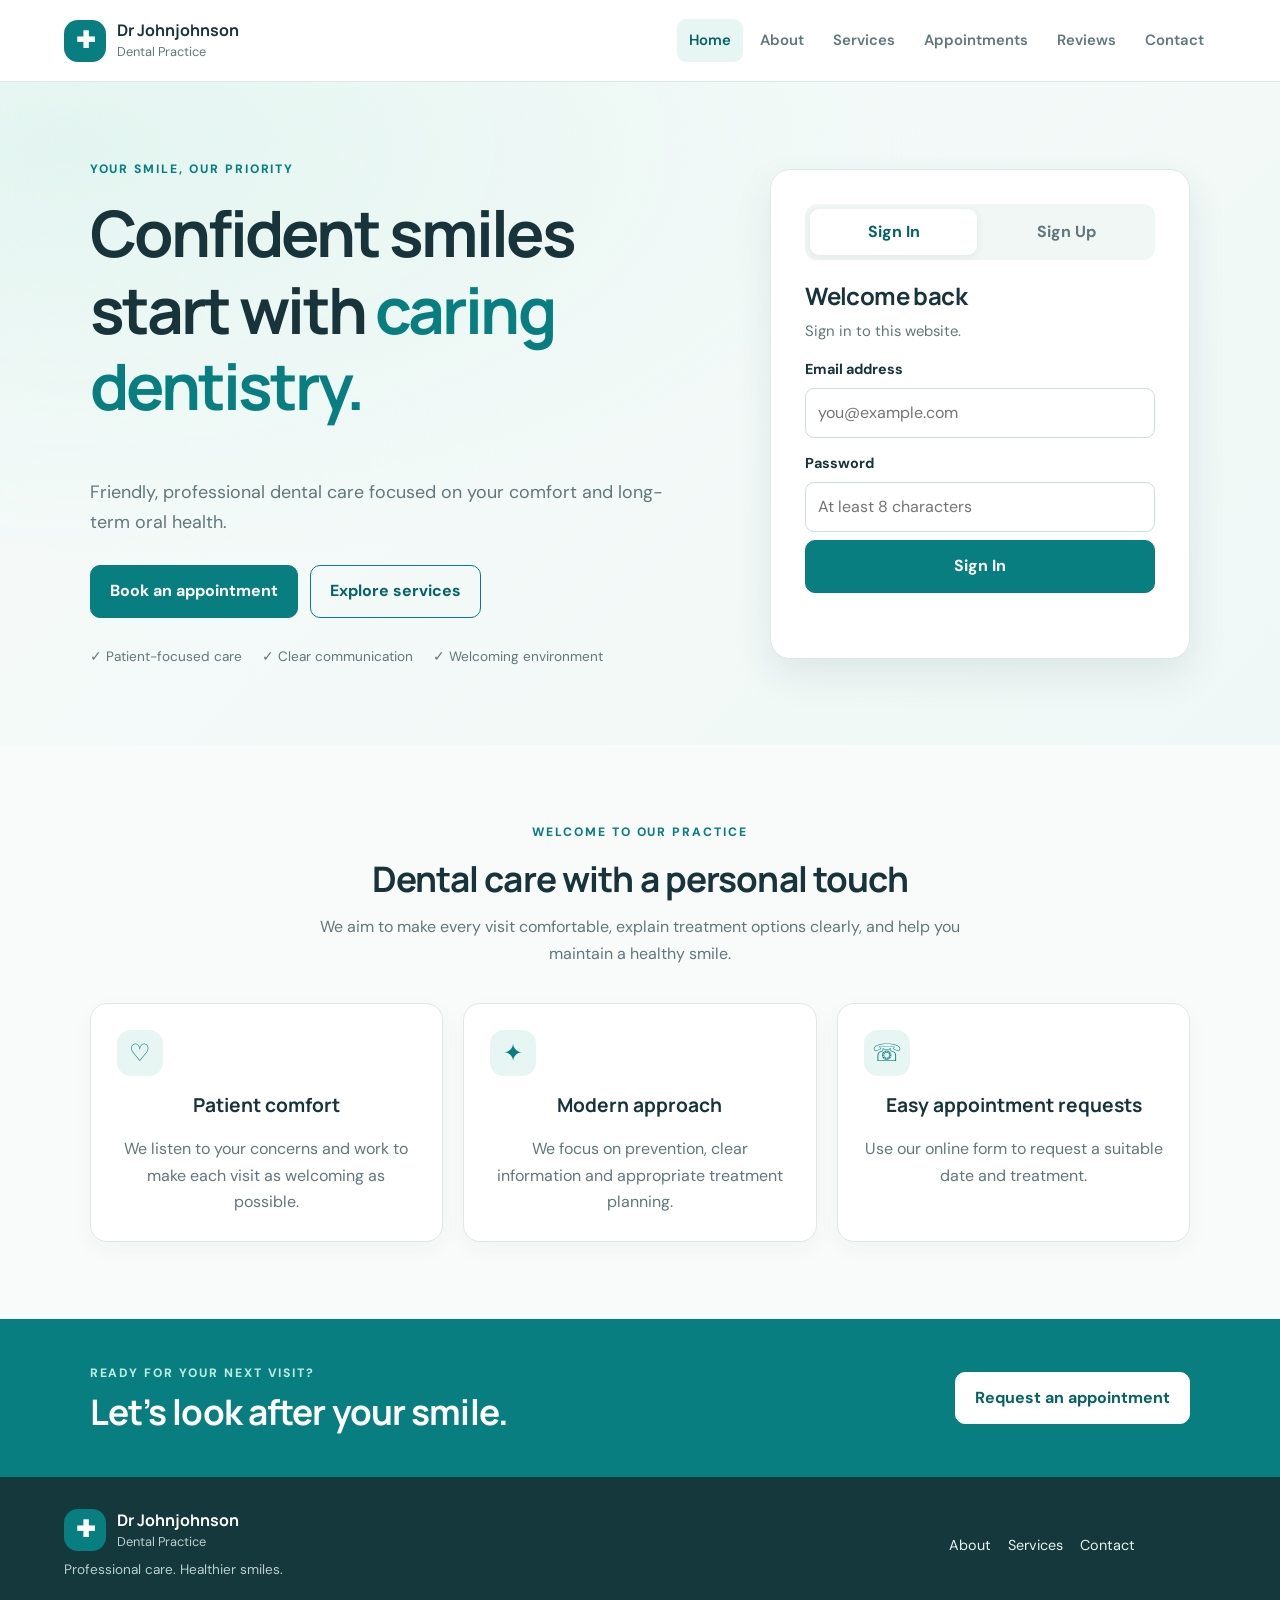
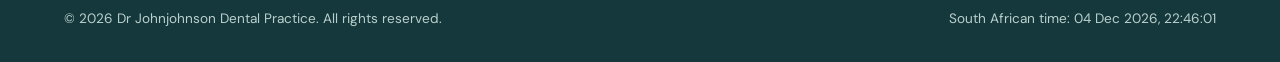
<file: dr_johnjohnson_website/index.html>
<!DOCTYPE html>
<html lang="en">
<head>
  <meta charset="UTF-8">
  <meta name="viewport" content="width=device-width, initial-scale=1.0">
  <meta name="description" content="Dr Johnjohnson Dental Practice offers friendly dental care, check-ups, teeth cleaning and more. Request an appointment today.">
  <meta name="robots" content="index, follow">
  <title>Home | Dr Johnjohnson Dental Practice</title>
  <link rel="stylesheet" href="css/style.css">
  <script src="js/script.js" defer></script>
</head>
<body>
<header class="site-header">
  <a class="brand" href="index.html" aria-label="Dr Johnjohnson Dental Practice home">
    <span class="brand-mark" aria-hidden="true">✚</span>
    <span><strong>Dr Johnjohnson</strong><small>Dental Practice</small></span>
  </a>
  <button class="menu-toggle" type="button" aria-label="Open navigation" aria-expanded="false">☰</button>
  <nav class="main-nav" aria-label="Main navigation">
    <a class="active" href="index.html">Home</a><a href="about.html">About</a>
    <a href="services.html">Services</a><a href="appointment.html">Appointments</a>
    <a href="clientsReviews.html">Reviews</a><a href="contact.html">Contact</a>
  </nav>
</header>

<main>
  <section class="hero home-hero">
    <div class="hero-copy">
      <p class="eyebrow">YOUR SMILE, OUR PRIORITY</p>
      <h1>Confident smiles start with <span>caring dentistry.</span></h1>
      <p>Friendly, professional dental care focused on your comfort and long-term oral health.</p>
      <div class="hero-actions"><a class="btn" href="appointment.html">Book an appointment</a><a class="btn btn-outline" href="services.html">Explore services</a></div>
      <div class="trust-row"><span>✓ Patient-focused care</span><span>✓ Clear communication</span><span>✓ Welcoming environment</span></div>
    </div>
    <aside class="auth-card" id="account">
      <div class="auth-tabs" role="tablist" aria-label="Account options">
        <button class="auth-tab active" type="button" data-auth-tab="signin" role="tab" aria-selected="true">Sign In</button>
        <button class="auth-tab" type="button" data-auth-tab="signup" role="tab" aria-selected="false">Sign Up</button>
      </div>
      <form id="signinForm" class="auth-form" novalidate>
        <h2>Welcome back</h2><p class="muted">Sign in to this website.</p>
        <label for="signinEmail">Email address</label>
        <input id="signinEmail" name="email" type="email" autocomplete="email" required placeholder="you@example.com">
        <label for="signinPassword">Password</label>
        <input id="signinPassword" name="password" type="password" autocomplete="current-password" required minlength="8" placeholder="At least 8 characters">
        <button class="btn full-width" type="submit">Sign In</button>
        <p class="form-message" id="signinMessage" role="status" aria-live="polite"></p>
      </form>
      <form id="signupForm" class="auth-form hidden" novalidate>
        <h2>Create your account</h2><p class="muted">Fields marked * are required.</p>
        <label for="signupName">Full name *</label>
        <input id="signupName" name="name" type="text" autocomplete="name" required minlength="2" placeholder="Your full name">
        <label for="signupEmail">Email address *</label>
        <input id="signupEmail" name="email" type="email" autocomplete="email" required placeholder="you@example.com">
        <label for="signupPassword">Password *</label>
        <input id="signupPassword" name="password" type="password" autocomplete="new-password" required minlength="8" placeholder="At least 8 characters">
        <label for="signupConfirm">Confirm password *</label>
        <input id="signupConfirm" name="confirmPassword" type="password" autocomplete="new-password" required minlength="8" placeholder="Repeat your password">
        <label class="check-label"><input id="terms" type="checkbox" required> I agree to the website terms.</label>
        <button class="btn full-width" type="submit">Create Account</button>
        <p class="form-message" id="signupMessage" role="status" aria-live="polite"></p>
      </form>
      <!-- <p class="demo-note">Student project demo: account details are stored only in this browser. Do not use a real or reused password.</p> -->
    </aside>
  </section>

  <section class="section intro-section">
    <p class="eyebrow">WELCOME TO OUR PRACTICE</p><h2 class="section-title">Dental care with a personal touch</h2>
    <p class="section-lead">We aim to make every visit comfortable, explain treatment options clearly, and help you maintain a healthy smile.</p>
    <div class="feature-grid">
      <article class="feature-card"><span class="feature-icon">♡</span>
        <h3>Patient comfort</h3>
        <p>We listen to your concerns and work to make each visit as welcoming as possible.</p>
      </article>
      <article class="feature-card"><span class="feature-icon">✦</span>
        <h3>Modern approach</h3>
        <p>We focus on prevention, clear information and appropriate treatment planning.</p>
      </article>
      <article class="feature-card"><span class="feature-icon">☏</span>
        <h3>Easy appointment requests</h3>
        <p>Use our online form to request a suitable date and treatment.</p>
      </article>
    </div>
  </section>
  <section class="cta-band"><div><p class="eyebrow">READY FOR YOUR NEXT VISIT?</p><h2>Let’s look after your smile.</h2></div><a class="btn btn-light" href="appointment.html">Request an appointment</a></section>
</main>
<footer class="site-footer"><div><a class="brand footer-brand" href="index.html"><span class="brand-mark">✚</span><span><strong>Dr Johnjohnson</strong><small>Dental Practice</small></span></a><p>Professional care. Healthier smiles.</p></div><div class="footer-links"><a href="about.html">About</a><a href="services.html">Services</a><a href="contact.html">Contact</a></div><p class="copyright">© <span data-year></span> Dr Johnjohnson Dental Practice. All rights reserved.</p><p class="clock-line">South African time: <span data-clock></span></p></footer>
</body>
</html>
</file>
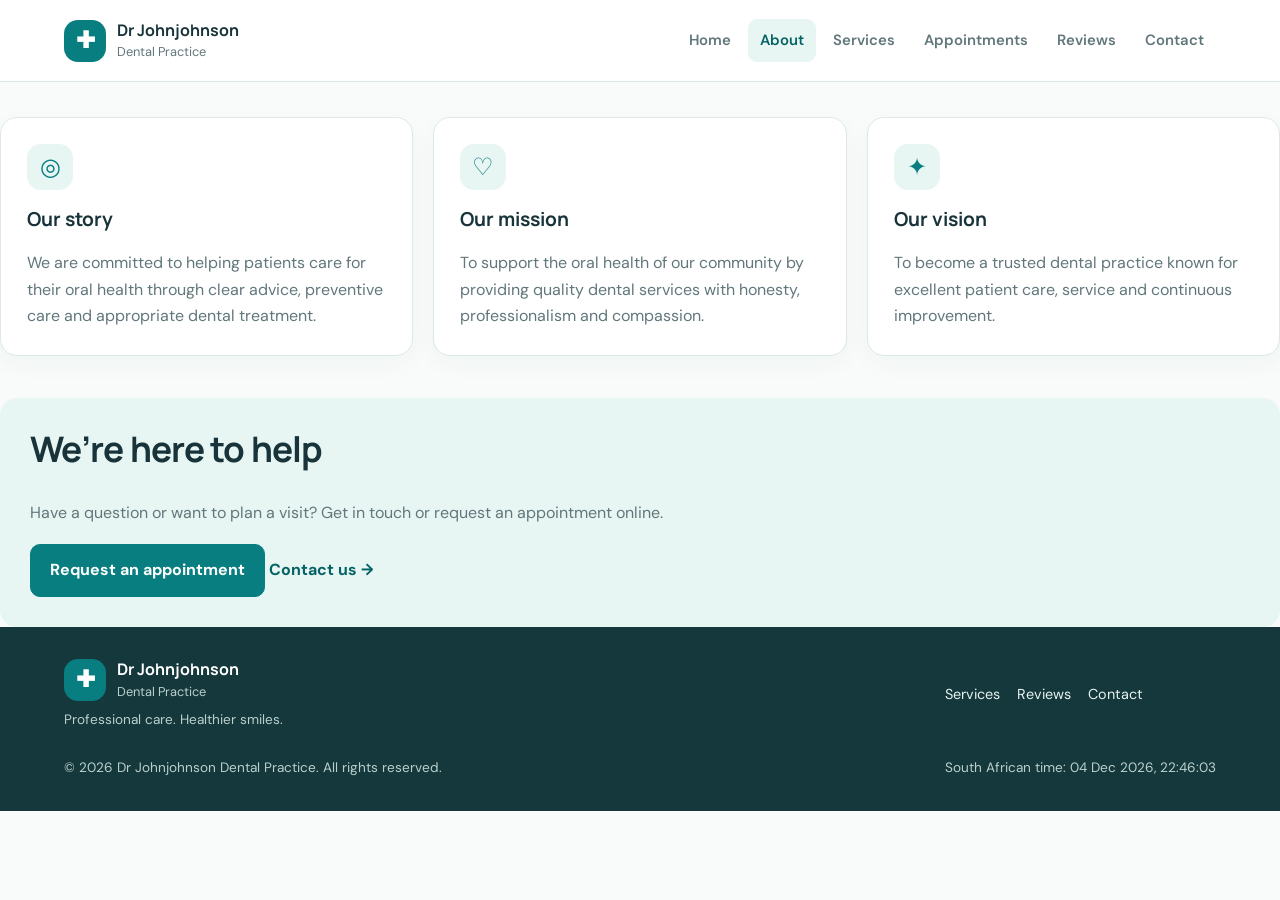
<file: dr_johnjohnson_website/about.html>
<!DOCTYPE html>
<html lang="en">
    <head>
        <meta charset="UTF-8">
        <meta name="viewport" content="width=device-width, initial-scale=1.0">
        <meta name="description" content="Learn about Dr Johnjohnson Dental Practice, our mission and our patient-focused approach to dental care.">
        <title>About Us | Dr Johnjohnson Dental Practice</title>
        <link rel="stylesheet" href="css/style.css">
        <script src="js/script.js" defer></script>
    </head>
    <body>
        <header class="site-header">
            <a class="brand" href="index.html">
                <span class="brand-mark">✚</span>
                <span>
                    <strong>Dr Johnjohnson</strong>
                    <small>Dental Practice</small>
                </span>
            </a>
            <button class="menu-toggle" type="button" aria-label="Open navigation" aria-expanded="false">☰</button>
            <nav class="main-nav" aria-label="Main navigation">
                <a href="index.html">Home</a>
                <a class="active" href="about.html">About</a>
                <a href="services.html">Services</a>
                <a href="appointment.html">Appointments</a>
                <a href="clientsReviews.html">Reviews</a>
                <a href="contact.html">Contact</a>
            </nav>
        </header>
<div class="feature-grid about-grid">
    <article class="feature-card">
        <span class="feature-icon">◎</span>
        <h3>Our story</h3>
        <p>We are committed to helping patients care for their oral health through clear advice, preventive care and appropriate dental treatment.</p>
    </article>
    <article class="feature-card">
        <span class="feature-icon">♡</span>
        <h3>Our mission</h3>
        <p>To support the oral health of our community by providing quality dental services with honesty, professionalism and compassion.</p>
    </article>
    <article class="feature-card">
        <span class="feature-icon">✦</span>
        <h3>Our vision</h3>
        <p>To become a trusted dental practice known for excellent patient care, service and continuous improvement.</p>
    </article>
</div>
<div class="callout">
    <h2>We’re here to help</h2>
    <p>Have a question or want to plan a visit? Get in touch or request an appointment online.</p>
    <a class="btn" href="appointment.html">Request an appointment</a>
    <a class="text-link" href="contact.html">Contact us →</a>
</div>
</section>
</main>
<footer class="site-footer">
    <div>
        <a class="brand footer-brand" href="index.html">
            <span class="brand-mark">✚</span>
            <span>
                <strong>Dr Johnjohnson</strong>
                <small>Dental Practice</small>
            </span>
        </a>
        <p>Professional care. Healthier smiles.</p>
    </div>
    <div class="footer-links">
        <a href="services.html">Services</a>
        <a href="clientsReviews.html">Reviews</a>
        <a href="contact.html">Contact</a>
    </div>
    <p class="copyright">© <span data-year>

    </span>
    Dr Johnjohnson Dental Practice. All rights reserved.</p>
    <p class="clock-line">
        South African time: 
        <span data-clock>

        </span>
    </p>
</footer>
</body>
</html>
</file>
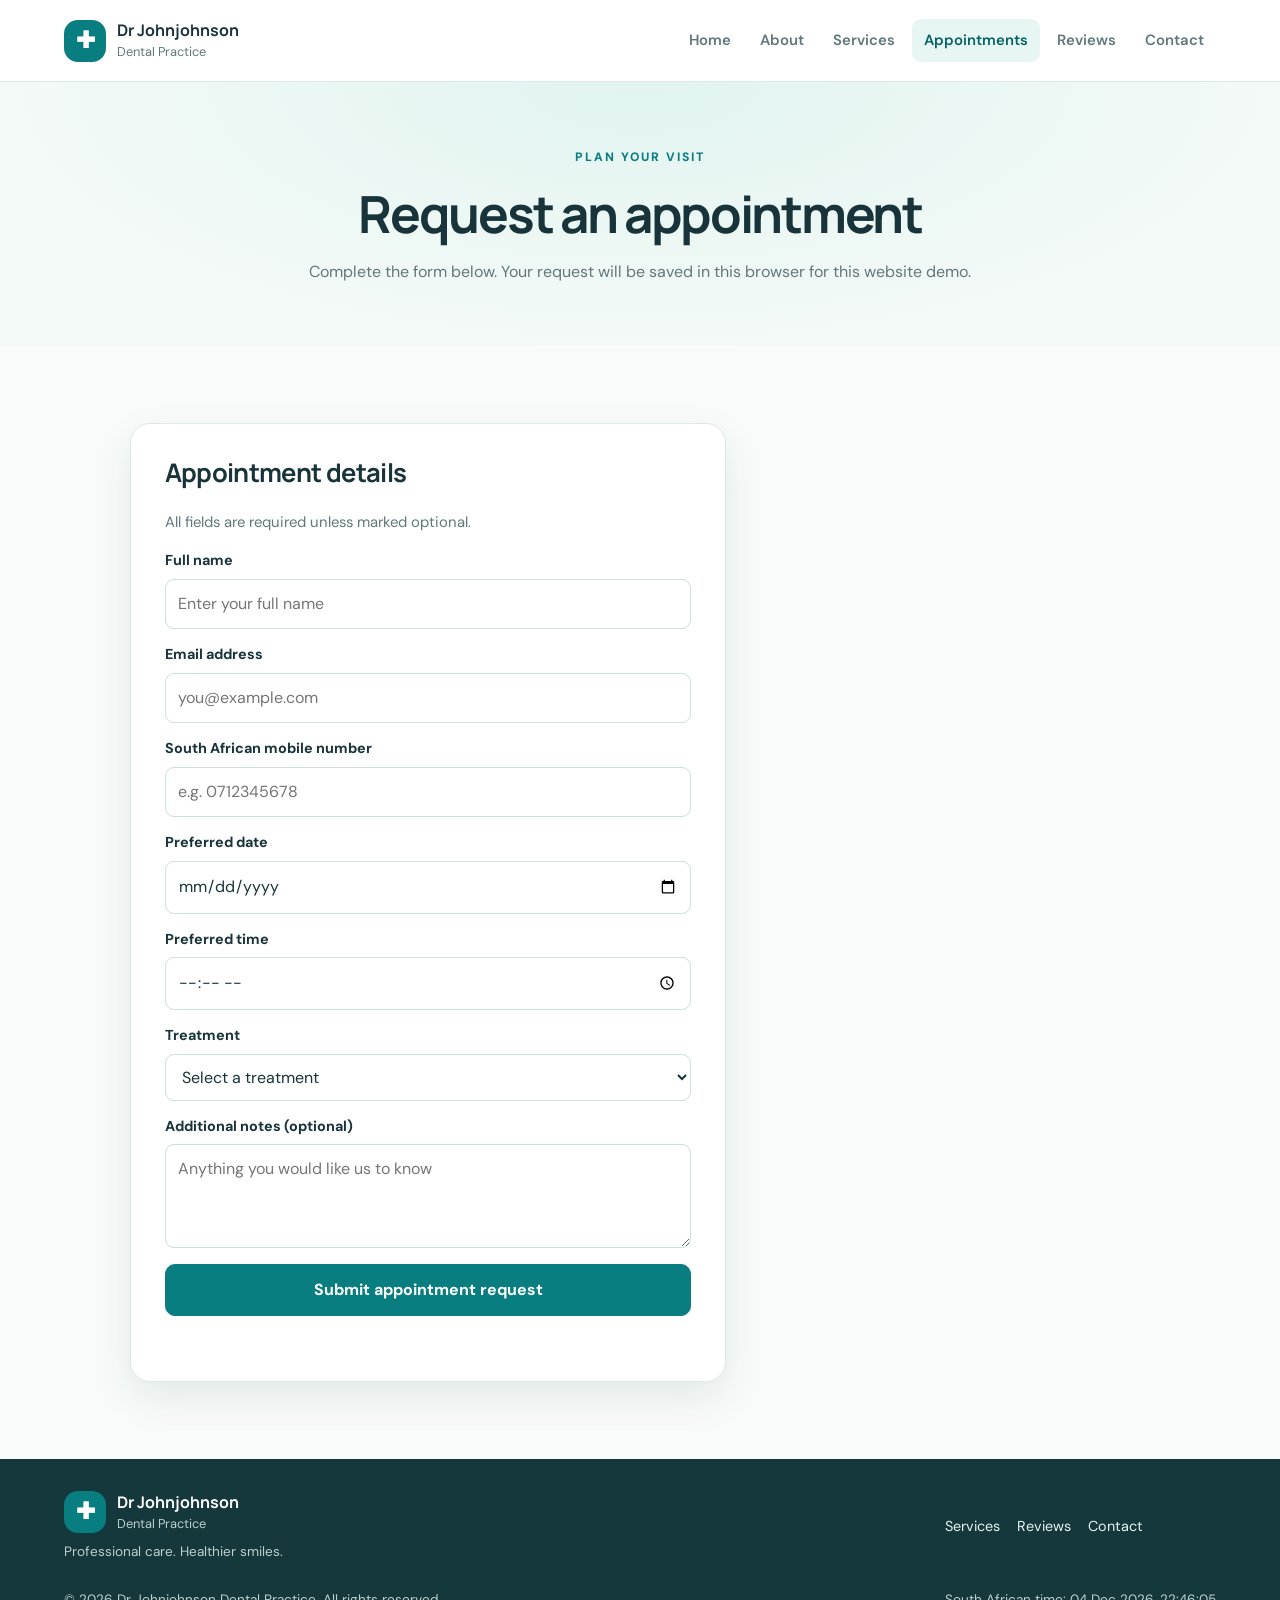
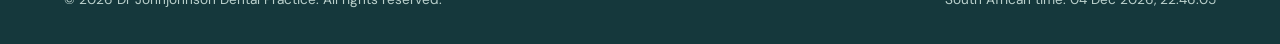
<file: dr_johnjohnson_website/appointment.html>
<!DOCTYPE html>
<html lang="en">

    <head>
        <meta charset="UTF-8">
        <meta name="viewport" content="width=device-width, initial-scale=1.0">
        <meta name="description" content="Request a dental appointment with Dr Johnjohnson Dental Practice using our appointment form.">
        <title>Appointments | Dr Johnjohnson Dental Practice</title>
        <link rel="stylesheet" href="css/style.css">
        <script src="js/script.js" defer></script>
    </head>

    <body>
    <header class="site-header">
    <a class="brand" href="index.html">
        <span class="brand-mark">✚</span>
        <span>
            <strong>Dr Johnjohnson</strong>
            <small>Dental Practice</small>
        </span>
    </a>
    <button class="menu-toggle" type="button" aria-label="Open navigation" aria-expanded="false">☰</button>
    <nav class="main-nav" aria-label="Main navigation">
        <a href="index.html">Home</a>
        <a href="about.html">About</a>
        <a href="services.html">Services</a>
        <a class="active" href="appointment.html">Appointments</a>
        <a href="clientsReviews.html">Reviews</a>
        <a href="contact.html">Contact</a>
    </nav>
    </header>
<main>
    <section class="page-hero">
        <p class="eyebrow">PLAN YOUR VISIT</p>
        <h1>Request an appointment</h1>
        <p>Complete the form below. Your request will be saved in this browser for this website demo.</p>
    </section>

<section class="section two-column">
    <div class="form-card">
        <h2>Appointment details</h2>
        <p class="muted">All fields are required unless marked optional.</p>
<form id="appointmentForm" novalidate>
<label for="patientName">Full name</label>
<input id="patientName" name="patientName" type="text" required minlength="2" autocomplete="name" placeholder="Enter your full name">
<label for="patientEmail">Email address</label>
<input id="patientEmail" name="patientEmail" type="email" required autocomplete="email" placeholder="you@example.com">
<label for="patientPhone">South African mobile number</label>
<input id="patientPhone" name="patientPhone" type="tel" required inputmode="tel" placeholder="e.g. 0712345678">
<label for="appointmentDate">Preferred date</label>
<input id="appointmentDate" name="appointmentDate" type="date" required>
<label for="appointmentTime">Preferred time</label>
<input id="appointmentTime" name="appointmentTime" type="time" required>
<label for="treatment">Treatment</label>
<select id="treatment" name="treatment" required>
    <option value="">Select a treatment</option>
    <option>General Check-up</option>
    <option>Teeth Cleaning</option>
    <option>Tooth Extraction</option>
    <option>Dental Filling</option>
    <option>Whitening</option>
    <option>Braces Consultation</option>
</select>
<label for="appointmentNotes">Additional notes (optional)</label>
<textarea id="appointmentNotes" name="appointmentNotes" rows="3" maxlength="500" placeholder="Anything you would like us to know"></textarea>
<button class="btn full-width" type="submit">Submit appointment request</button>
<p id="appointmentMessage" class="form-message" role="status" aria-live="polite"></p>
</form>
</div>
</main>
<footer class="site-footer">
    <div>
        <a class="brand footer-brand" href="index.html">
            <span class="brand-mark">✚</span>
            <span>
                <strong>Dr Johnjohnson</strong>
                <small>Dental Practice</small>
            </span>
        </a>
        <p>Professional care. Healthier smiles.</p>
    </div>
    <div class="footer-links">
        <a href="services.html">Services</a>
        <a href="clientsReviews.html">Reviews</a>
        <a href="contact.html">Contact</a>
    </div>
    <p class="copyright">© <span data-year>

    </span>
    Dr Johnjohnson Dental Practice. All rights reserved.</p>
    <p class="clock-line">
        South African time: 
        <span data-clock>

        </span>
    </p>
</footer>
</body>
</html>
</file>
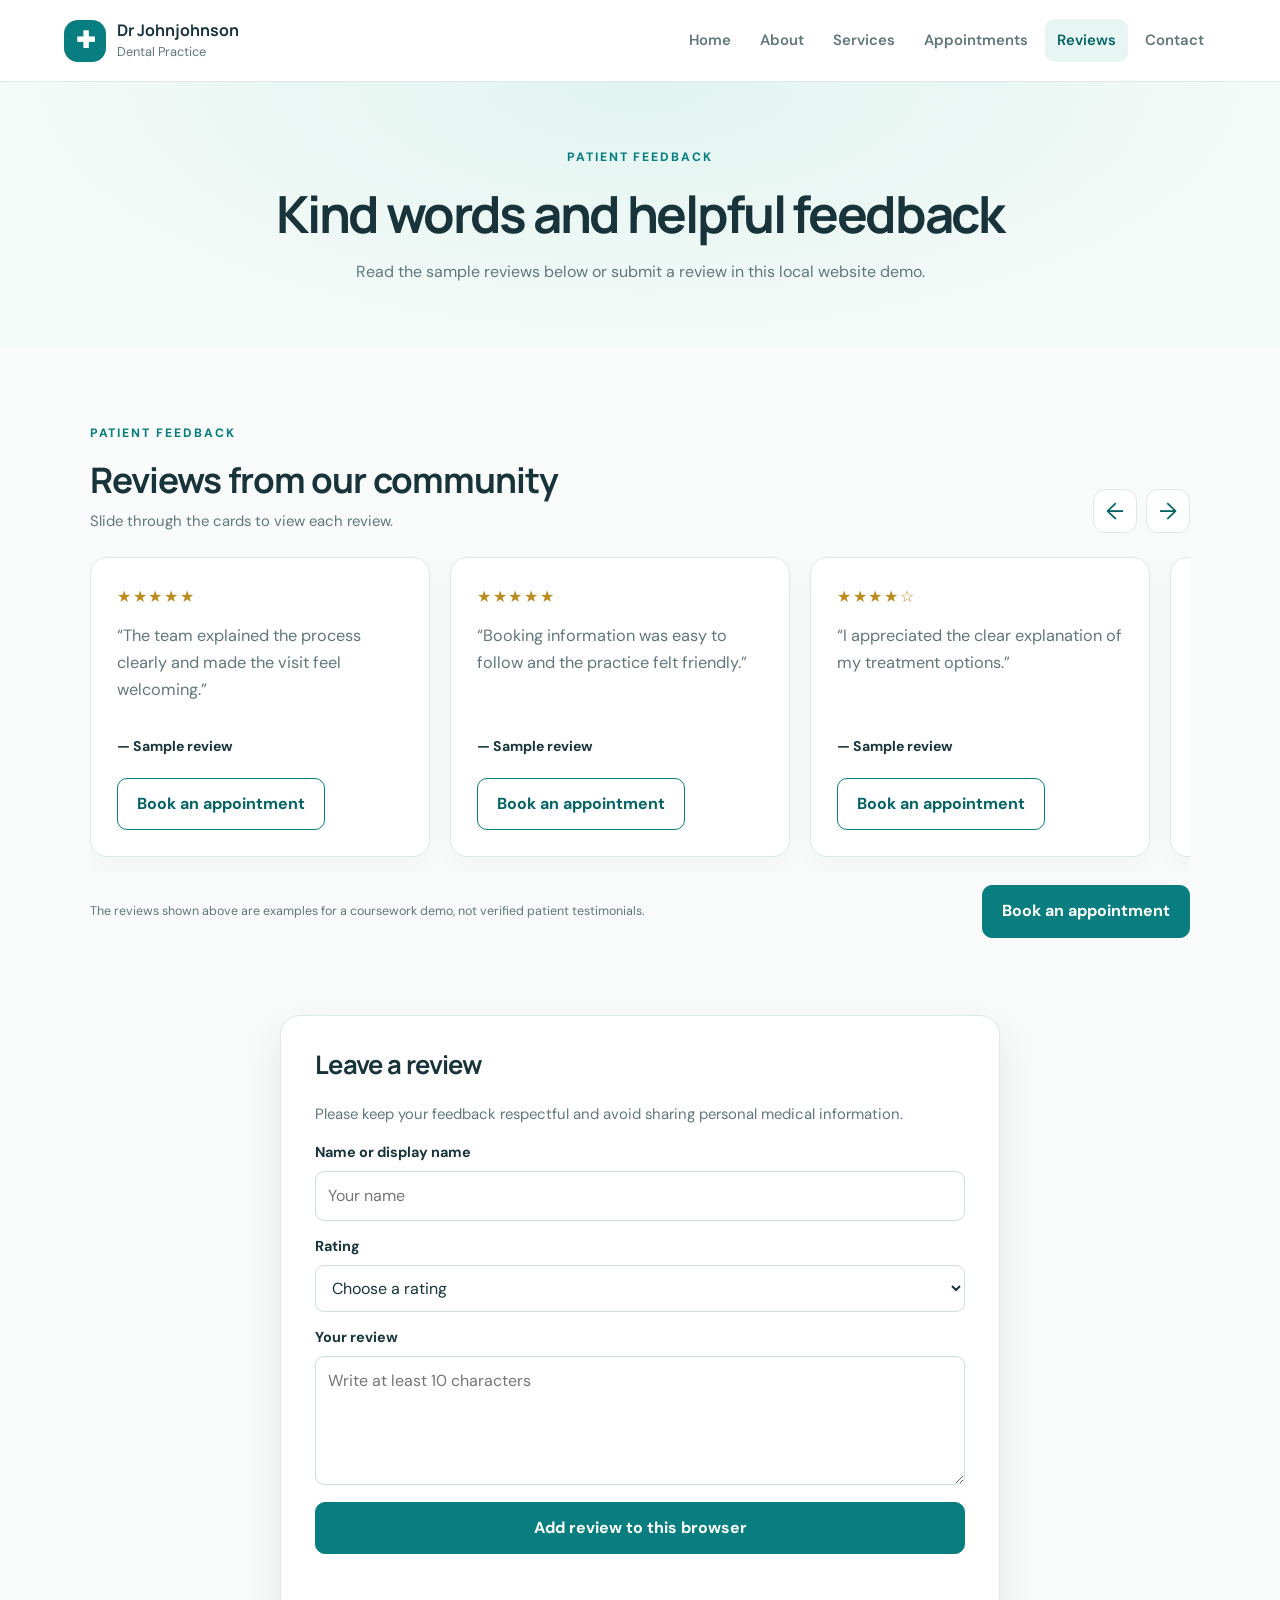
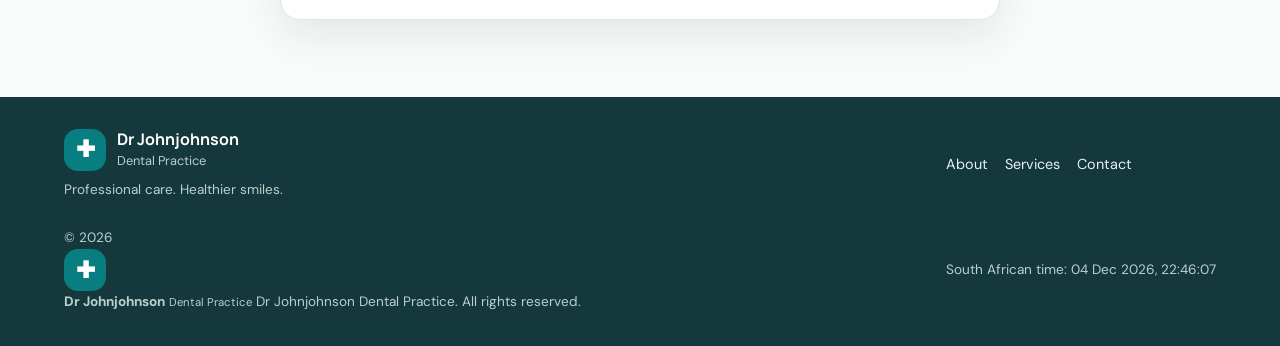
<file: dr_johnjohnson_website/clientsReviews.html>
<!DOCTYPE html>
<html lang="en">
  <head>
    <meta charset="UTF-8">
    <meta name="viewport" content="width=device-width, initial-scale=1.0">
    <meta name="description" content="Read sample feedback and submit a review for Dr Johnjohnson Dental Practice.">
    <title>Client Reviews | Dr Johnjohnson Dental Practice</title>
    <link rel="stylesheet" href="css/style.css">
    <script src="js/script.js" defer></script>
  </head>
  <body>
<header class="site-header">
  <a class="brand" href="index.html">
    <span class="brand-mark">✚</span>
    <span>
      <strong>Dr Johnjohnson</strong>
      <small>Dental Practice</small>
    </span>
  </a><button class="menu-toggle" type="button" aria-label="Open navigation" aria-expanded="false">☰</button>
  <nav class="main-nav" aria-label="Main navigation"><a href="index.html">Home</a><a href="about.html">About</a>
    <a href="services.html">Services</a>
    <a href="appointment.html">Appointments</a>
    <a class="active" href="clientsReviews.html">Reviews</a>
    <a href="contact.html">Contact</a>
  </nav>
</header>
<main>
  <section class="page-hero">
    <p class="eyebrow">PATIENT FEEDBACK</p>
    <h1>Kind words and helpful feedback</h1>
    <p>Read the sample reviews below or submit a review in this local website demo.</p>
  </section>
<section class="section reviews-carousel-section">
  <div class="reviews-heading">
    <div>
      <p class="eyebrow">PATIENT FEEDBACK</p>
      <h2 class="section-title left-title">Reviews from our community</h2>
      <p class="muted">Slide through the cards to view each review.</p>
    </div>

    <div class="carousel-controls">
      <button class="carousel-arrow" type="button" id="reviewsPrev" aria-label="Previous reviews">←</button>
      <button class="carousel-arrow" type="button" id="reviewsNext" aria-label="Next reviews">→</button>
    </div>
  </div>

  <div class="reviews-viewport" id="reviewsViewport" tabindex="0" aria-label="Scrollable patient reviews">
    <div class="review-grid review-track" id="reviewList">

      <!-- Review Card 1: General Check-up -->
<article class="review-card">
    <div class="stars" aria-label="5 out of 5 stars">★★★★★</div>
    <blockquote>
        “The team explained the process clearly and made the visit feel welcoming.”
    </blockquote>
    <p class="review-author">— Sample review</p>
    <a class="btn btn-outline review-book-btn"
       href="appointment.html?service=General%20Check-up">
        Book an appointment
    </a>
</article>

<!-- Review Card 2: Teeth Cleaning -->
<article class="review-card">
    <div class="stars" aria-label="5 out of 5 stars">★★★★★</div>
    <blockquote>
        “Booking information was easy to follow and the practice felt friendly.”
    </blockquote>
    <p class="review-author">— Sample review</p>
    <a class="btn btn-outline review-book-btn"
       href="appointment.html?service=Teeth%20Cleaning">
        Book an appointment
    </a>
</article>

<!-- Review Card 3: Dental Filling -->
<article class="review-card">
    <div class="stars" aria-label="4 out of 5 stars">★★★★☆</div>
    <blockquote>
        “I appreciated the clear explanation of my treatment options.”
    </blockquote>
    <p class="review-author">— Sample review</p>
    <a class="btn btn-outline review-book-btn"
       href="appointment.html?service=Dental%20Filling">
        Book an appointment
    </a>
</article>

<!-- Review Card 4: Tooth Extraction -->
<article class="review-card">
    <div class="stars" aria-label="5 out of 5 stars">★★★★★</div>
    <blockquote>
        “The staff were helpful and explained my treatment before it started.”
    </blockquote>
    <p class="review-author">— Sample review</p>
    <a class="btn btn-outline review-book-btn"
       href="appointment.html?service=Tooth%20Extraction">
        Book an appointment
    </a>
</article>

<!-- Review Card 5: Teeth Whitening -->
<article class="review-card">
    <div class="stars" aria-label="4 out of 5 stars">★★★★☆</div>
    <blockquote>
        “The team made sure I understood the procedure and aftercare.”
    </blockquote>
    <p class="review-author">— Sample review</p>
    <a class="btn btn-outline review-book-btn"
       href="appointment.html?service=Teeth%20Whitening">
        Book an appointment
    </a>
</article>

<!-- Review Card 6: Dental Consultation -->
<article class="review-card">
    <div class="stars" aria-label="5 out of 5 stars">★★★★★</div>
    <blockquote>
        “I received clear information about my dental care and next steps.”
    </blockquote>
    <p class="review-author">— Sample review</p>
    <a class="btn btn-outline review-book-btn"
       href="appointment.html?service=Dental%20Consultation">
        Book an appointment
    </a>
</article>
    </div>
  </div>
  <div class="reviews-bottom">
    <p class="small-note">The reviews shown above are examples for a coursework demo, not verified patient testimonials.</p>
    <a class="btn" href="appointment.html">Book an appointment</a>
  </div>
</section>
<section class="section review-form-section">
  <div class="form-card">
    <h2>Leave a review</h2>
    <p class="muted">Please keep your feedback respectful and avoid sharing personal medical information.</p>
    <form id="reviewForm" novalidate>
      <label for="reviewName">Name or display name</label>
      <input id="reviewName" name="name" type="text" required minlength="2" maxlength="60" placeholder="Your name">
      <label for="reviewRating">Rating</label>
      <select id="reviewRating" name="rating" required>
        <option value="">Choose a rating</option>
        <option value="5">5 — Excellent</option>
        <option value="4">4 — Very good</option>
        <option value="3">3 — Good</option>
        <option value="2">2 — Needs improvement</option>
        <option value="1">1 — Poor</option>
      </select>
      
      <label for="reviewText">Your review</label>
      <textarea id="reviewText" name="review" rows="4" required minlength="10" maxlength="500" placeholder="Write at least 10 characters"></textarea>
      <button class="btn full-width" type="submit">Add review to this browser</button>
      <p id="reviewMessage" class="form-message" role="status" aria-live="polite"></p>
    </form>
  </div>
</section>
</main>
<footer class="site-footer">
  <div>
    <a class="brand footer-brand" href="index.html">
      <span class="brand-mark">✚</span>
      <span>
        <strong>Dr Johnjohnson</strong>
        <small>Dental Practice</small>
      </span>
    </a>
    <p>Professional care. Healthier smiles.</p>
  </div>
  <div class="footer-links">
    <a href="about.html">About</a>
    <a href="services.html">Services</a>
    <a href="contact.html">Contact</a>
  </div>
  <p class="copyright">© <span data-year>
</span> <span class="brand-mark">✚</span>
    <span>
      <strong>Dr Johnjohnson</strong>
      <small>Dental Practice</small>
    </span>
  </span>
   Dr Johnjohnson Dental Practice. All rights reserved.</p>
   <p class="clock-line">South African time: <span data-clock></span>
  </p>
</footer>
</body>
</html>
</file>
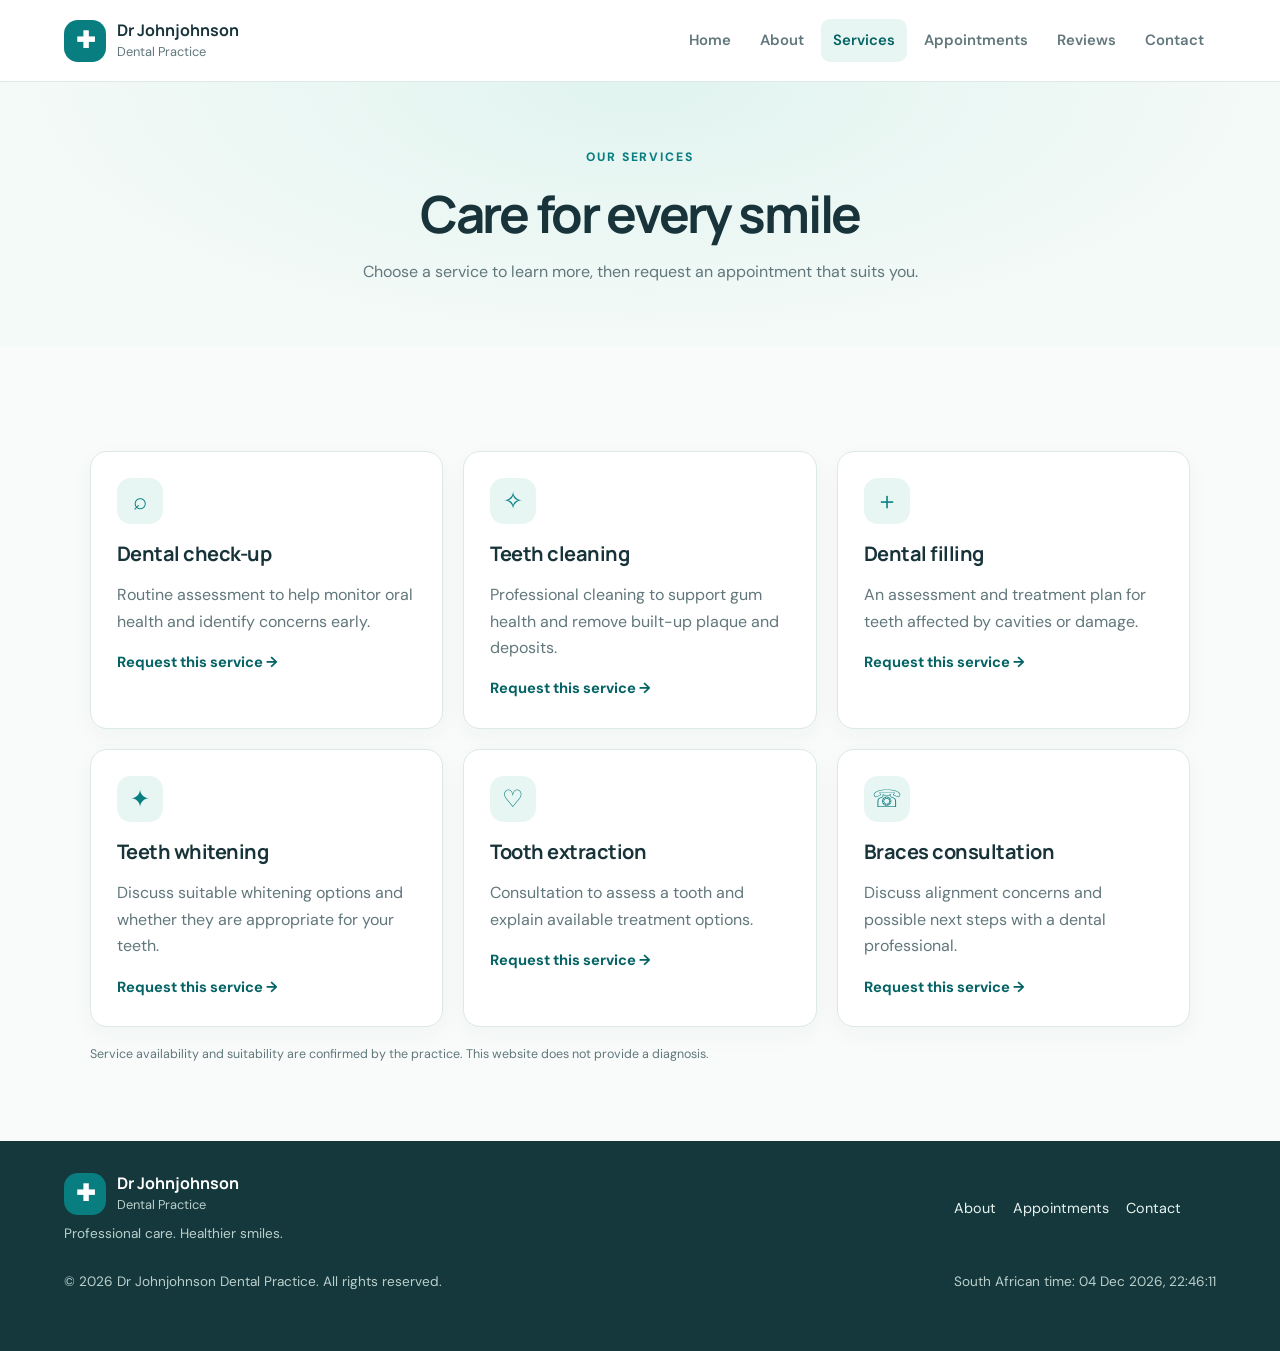
<file: dr_johnjohnson_website/services.html>
<!DOCTYPE html>
<html lang="en"><head><meta charset="UTF-8"><meta name="viewport" content="width=device-width, initial-scale=1.0"><meta name="description" content="Explore dental check-ups, teeth cleaning, fillings, whitening and consultation services at Dr Johnjohnson Dental Practice."><title>Services | Dr Johnjohnson Dental Practice</title><link rel="stylesheet" href="css/style.css"><script src="js/script.js" defer></script></head><body>
<header class="site-header"><a class="brand" href="index.html"><span class="brand-mark">✚</span><span><strong>Dr Johnjohnson</strong><small>Dental Practice</small></span></a><button class="menu-toggle" type="button" aria-label="Open navigation" aria-expanded="false">☰</button><nav class="main-nav" aria-label="Main navigation"><a href="index.html">Home</a><a href="about.html">About</a><a class="active" href="services.html">Services</a><a href="appointment.html">Appointments</a><a href="clientsReviews.html">Reviews</a><a href="contact.html">Contact</a></nav></header>
<main><section class="page-hero"><p class="eyebrow">OUR SERVICES</p><h1>Care for every smile</h1><p>Choose a service to learn more, then request an appointment that suits you.</p></section>
<section class="section">
    <div class="feature-grid services-grid">
<article class="feature-card service-card">
    <span class="feature-icon">⌕</span>
    <h2>Dental check-up</h2>
    <p>Routine assessment to help monitor oral health and identify concerns early.</p>
    <a class="text-link" href="appointment.html?service=General%20Check-up">Request this service →</a>
</article>
<article class="feature-card service-card">
    <span class="feature-icon">✧</span>
    <h2>Teeth cleaning</h2>
    <p>Professional cleaning to support gum health and remove built-up plaque and deposits.</p>
    <a class="text-link" href="appointment.html?service=Teeth%20Cleaning">Request this service →</a>
</article>
<article class="feature-card service-card">
    <span class="feature-icon">＋</span>
    <h2>Dental filling</h2>
    <p>An assessment and treatment plan for teeth affected by cavities or damage.</p>
    <a class="text-link" href="appointment.html?service=Dental%20Filling">Request this service →</a>
</article>
<article class="feature-card service-card">
    <span class="feature-icon">✦</span>
    <h2>Teeth whitening</h2>
    <p>Discuss suitable whitening options and whether they are appropriate for your teeth.</p>
    <a class="text-link" href="appointment.html?service=Whitening">Request this service →</a>
</article>
<article class="feature-card service-card">
    <span class="feature-icon">♡</span>
    <h2>Tooth extraction</h2>
    <p>Consultation to assess a tooth and explain available treatment options.</p>
    <a class="text-link" href="appointment.html?service=Tooth%20Extraction">Request this service →</a>
</article>
<article class="feature-card service-card">
    <span class="feature-icon">☏</span>
    <h2>Braces consultation</h2>
    <p>Discuss alignment concerns and possible next steps with a dental professional.</p>
    <a class="text-link" href="appointment.html?service=Braces%20Consultation">Request this service →</a>
</article>
</div>
<p class="small-note">Service availability and suitability are confirmed by the practice. This website does not provide a diagnosis.</p>
</section>
</main>
<footer class="site-footer">
    <div>
        <a class="brand footer-brand" href="index.html">
            <span class="brand-mark">✚</span>
            <span>
                <strong>Dr Johnjohnson</strong>
                <small>Dental Practice</small>
            </span>
        </a>
        <p>Professional care. Healthier smiles.</p>
    </div>
    <div class="footer-links">
        <a href="about.html">About</a>
        <a href="appointment.html">Appointments</a>
        <a href="contact.html">Contact</a>
    </div>
    <p class="copyright">© <span data-year>
    </span>
    </span> Dr Johnjohnson Dental Practice. All rights reserved.</p>
    <p class="clock-line">South African time: <span data-clock>
    </span>
</p>
    </span>
</p>
</footer>
</body>
</html>
</file>
<file: dr_johnjohnson_website/css/style.css>
@import url('https://fonts.googleapis.com/css2?family=DM+Sans:wght@400;500;600;700&family=Manrope:wght@400;500;600;700;800&display=swap');
:root{--ink:#18343a;--muted:#61777b;--teal:#087e80;--teal-dark:#056365;--mint:#e8f6f3;--cream:#f8fbfa;--line:#dce9e6;--white:#fff;--shadow:0 16px 40px rgba(24,52,58,.09)}
*{box-sizing:border-box}html{scroll-behavior:smooth}body{margin:0;background:var(--cream);color:var(--ink);font-family:'DM Sans',Arial,sans-serif;line-height:1.65}h1,h2,h3{font-family:Manrope,'DM Sans',sans-serif;line-height:1.2;margin-top:0}h1{font-size:clamp(2.4rem,5vw,4.5rem);letter-spacing:-.045em}h2{font-size:clamp(1.6rem,3vw,2.2rem);letter-spacing:-.025em}h3{font-size:1.2rem}p{margin-top:0}a{color:var(--teal-dark)}button,input,select,textarea{font:inherit}.site-header{min-height:82px;padding:16px clamp(18px,5vw,76px);display:flex;align-items:center;justify-content:space-between;gap:24px;background:rgba(255,255,255,.95);border-bottom:1px solid var(--line);position:sticky;top:0;z-index:20;backdrop-filter:blur(12px)}.brand{display:flex;align-items:center;gap:11px;text-decoration:none;color:var(--ink);line-height:1.2}.brand-mark{display:grid;place-items:center;width:42px;height:42px;border-radius:14px;background:var(--teal);color:white;font-size:1.45rem;font-weight:700}.brand strong,.brand small{display:block}.brand strong{font-family:Manrope,sans-serif;font-size:1rem}.brand small{color:var(--muted);font-size:.8rem;margin-top:4px}.main-nav{display:flex;align-items:center;gap:5px;flex-wrap:wrap}.main-nav a{padding:9px 12px;text-decoration:none;color:var(--muted);font-size:.93rem;font-weight:600;border-radius:9px}.main-nav a:hover,.main-nav a.active{background:var(--mint);color:var(--teal-dark)}.menu-toggle{display:none;background:transparent;border:1px solid var(--line);border-radius:9px;padding:8px 12px;color:var(--ink);font-size:1.2rem}.hero{padding:clamp(40px,6vw,86px) clamp(18px,7vw,100px)}.home-hero{display:grid;grid-template-columns:minmax(0,1.15fr) minmax(320px,.8fr);gap:clamp(28px,6vw,84px);align-items:center;background:radial-gradient(ellipse at 5% 10%,#e3f5f0 0,transparent 50%),linear-gradient(135deg,#f7fbfa,#eff8f6)}.hero-copy>p:not(.eyebrow){font-size:1.12rem;color:var(--muted);max-width:600px}.hero h1 span{color:var(--teal)}.eyebrow{font-size:.76rem;font-weight:800;letter-spacing:.16em;color:var(--teal);margin-bottom:16px}.hero-actions{display:flex;gap:12px;flex-wrap:wrap;margin:28px 0}.btn{display:inline-flex;justify-content:center;align-items:center;gap:8px;padding:12px 19px;background:var(--teal);color:white;border:1px solid var(--teal);border-radius:10px;text-decoration:none;font-weight:700;cursor:pointer;transition:transform .18s,background .18s}.btn:hover{background:var(--teal-dark);transform:translateY(-1px)}.btn-outline{background:transparent;color:var(--teal-dark)}.btn-outline:hover{background:var(--mint);color:var(--teal-dark)}.btn-light{background:white;border-color:white;color:var(--teal-dark)}.btn-small{padding:8px 12px;font-size:.88rem}.full-width{width:100%;margin-top:8px}.trust-row{display:flex;gap:12px 20px;flex-wrap:wrap;color:var(--muted);font-size:.85rem}.auth-card,.form-card,.side-panel{background:white;border:1px solid var(--line);border-radius:20px;padding:clamp(22px,3vw,34px);box-shadow:var(--shadow)}.auth-tabs{display:grid;grid-template-columns:1fr 1fr;gap:6px;padding:5px;background:#f1f7f5;border-radius:12px;margin-bottom:22px}.auth-tab{border:0;background:transparent;color:var(--muted);padding:10px;border-radius:9px;font-weight:700;cursor:pointer}.auth-tab.active{background:white;color:var(--teal-dark);box-shadow:0 2px 8px rgba(24,52,58,.08)}.auth-form h2{font-size:1.5rem;margin-bottom:8px}.muted,.auth-form .muted{color:var(--muted);font-size:.93rem}.hidden{display:none!important}label{display:block;font-weight:700;font-size:.9rem;margin:14px 0 6px}input:not([type=checkbox]),select,textarea{width:100%;border:1px solid #cddedb;border-radius:9px;padding:11px 12px;background:#fff;color:var(--ink);outline:none}input:focus,select:focus,textarea:focus{border-color:var(--teal);box-shadow:0 0 0 3px rgba(8,126,128,.12)}input[aria-invalid=true],select[aria-invalid=true],textarea[aria-invalid=true]{border-color:#c23b4a}.check-label{display:flex;align-items:flex-start;gap:9px;font-weight:500}.check-label input{margin-top:6px}.form-message{font-size:.9rem;font-weight:600;min-height:1.3em;margin:12px 0 0}.form-message.success{color:#087443}.form-message.error{color:#b42335}.demo-note,.small-note{font-size:.78rem;color:var(--muted);margin:18px 0 0}.section{padding:clamp(42px,6vw,82px) clamp(18px,7vw,100px)}.intro-section{text-align:center}.section-title{text-align:center;margin-bottom:14px}.section-lead{max-width:680px;margin:0 auto 36px;color:var(--muted)}.feature-grid,.review-grid{display:grid;grid-template-columns:repeat(3,minmax(0,1fr));gap:20px;margin-top:28px}.feature-card,.review-card{padding:26px;border:1px solid var(--line);border-radius:17px;background:white;box-shadow:0 8px 24px rgba(24,52,58,.035)}.feature-card p,.review-card blockquote{color:var(--muted);margin-bottom:0}.feature-icon{display:grid;place-items:center;width:46px;height:46px;background:var(--mint);border-radius:14px;color:var(--teal);font-size:1.5rem;margin-bottom:18px}.cta-band{display:flex;align-items:center;justify-content:space-between;gap:25px;padding:44px clamp(18px,7vw,100px);background:var(--teal);color:white}.cta-band .eyebrow{color:#bcebe1;margin-bottom:8px}.cta-band h2{margin-bottom:0}.page-hero{padding:65px 20px 60px;text-align:center;background:radial-gradient(ellipse at top,#e1f4ef 0,transparent 72%),#f4faf8}.page-hero h1{font-size:clamp(2.3rem,4vw,3.7rem);margin-bottom:15px}.page-hero p:last-child{color:var(--muted);max-width:720px;margin:0 auto}.narrow{max-width:1120px;margin:0 auto}.about-grid{margin-top:35px}.callout{margin-top:42px;padding:30px;border-radius:17px;background:var(--mint)}.callout p{color:var(--muted)}.text-link{display:inline-block;margin-top:15px;font-weight:700;text-decoration:none}.text-link:hover{text-decoration:underline}.service-card h2{font-size:1.25rem}.service-card .text-link{font-size:.92rem}.two-column{display:grid;grid-template-columns:minmax(0,1.2fr) minmax(270px,.8fr);align-items:start;gap:26px;max-width:1200px;margin:0 auto}.form-card h2,.side-panel h2{font-size:1.6rem}.side-panel{background:var(--mint);box-shadow:none}.steps{padding-left:22px}.steps li{padding:0 0 17px 5px}.steps p{color:var(--muted);margin:5px 0 0}.notice{background:#fff;padding:16px;border-radius:12px;margin-top:18px}.notice p{font-size:.88rem;color:var(--muted);margin:5px 0 0}.list-heading{display:flex;justify-content:space-between;align-items:center;gap:18px}.left-title{text-align:left;margin-bottom:0}.appointment-list{display:grid;grid-template-columns:repeat(2,minmax(0,1fr));gap:14px;margin-top:20px}.appointment-item{background:white;border:1px solid var(--line);border-radius:13px;padding:18px}.appointment-item h3{margin-bottom:8px}.appointment-item p{font-size:.9rem;color:var(--muted);margin:5px 0}.status-pill{display:inline-block;background:var(--mint);color:var(--teal-dark);border-radius:999px;padding:3px 9px;font-size:.75rem;font-weight:700}.contact-detail{display:flex;gap:14px;align-items:flex-start;margin:22px 0}.contact-detail>span{display:grid;place-items:center;width:40px;height:40px;border-radius:12px;background:#fff;color:var(--teal);font-size:1.25rem}.contact-detail p{margin:3px 0;color:var(--muted);font-size:.9rem}.review-grid{margin-top:0}.review-card blockquote{margin:12px 0 18px;font-size:1.02rem}.stars{color:#bc8b22;letter-spacing:.12em}.review-author{font-size:.88rem;font-weight:700;margin-bottom:0}.review-form-section{padding-top:0}.review-form-section .form-card{max-width:720px;margin:0 auto}.site-footer{display:grid;grid-template-columns:1fr auto;align-items:center;gap:18px;padding:32px clamp(18px,5vw,76px);background:#15383c;color:#e7f3f0}.footer-brand{color:white}.footer-brand small,.site-footer p{color:#bad0cc}.site-footer p{font-size:.85rem;margin:8px 0 0}.footer-links{display:flex;gap:17px;flex-wrap:wrap}.footer-links a{color:#e7f3f0;text-decoration:none;font-size:.9rem}.footer-links a:hover{text-decoration:underline}.copyright{grid-column:1}.clock-line{grid-column:2;grid-row:2;text-align:right}.small-note{line-height:1.5}
@media(max-width:980px){.home-hero{grid-template-columns:1fr minmax(290px,.8fr);padding-left:4vw;padding-right:4vw}.main-nav a{padding:8px;font-size:.85rem}.feature-grid,.review-grid{gap:14px}.feature-card,.review-card{padding:21px}}
@media(max-width:760px){.site-header{flex-wrap:wrap}.menu-toggle{display:block}.main-nav{display:none;flex-basis:100%;flex-direction:column;align-items:stretch;padding-top:8px}.main-nav.open{display:flex}.main-nav a{padding:11px 13px}.home-hero{grid-template-columns:1fr;padding:42px 18px}.auth-card{max-width:560px;width:100%;margin:0 auto}.feature-grid,.review-grid,.two-column,.appointment-list{grid-template-columns:1fr}.section{padding:42px 18px}.page-hero{padding:48px 18px}.cta-band{align-items:flex-start;flex-direction:column}.site-footer{grid-template-columns:1fr}.copyright,.clock-line{grid-column:1;grid-row:auto;text-align:left}.footer-links{margin-top:6px}.list-heading{align-items:flex-start;flex-direction:column}}
@media(prefers-reduced-motion:reduce){*,*::before,*::after{scroll-behavior:auto!important;transition:none!important}}


/* Horizontally sliding client review cards */
.reviews-heading{display:flex;align-items:end;justify-content:space-between;gap:20px;margin-bottom:22px}
.reviews-heading .section-title{margin-bottom:8px}
.reviews-heading .muted{margin-bottom:0}
.carousel-controls{display:flex;gap:9px;flex-shrink:0}
.carousel-arrow{width:44px;height:44px;border:1px solid var(--line);border-radius:12px;background:#fff;color:var(--teal-dark);font-size:1.45rem;cursor:pointer;transition:background .2s,transform .2s}
.carousel-arrow:hover{background:var(--mint);transform:translateY(-1px)}
.reviews-viewport{overflow-x:auto;scroll-snap-type:x mandatory;scroll-behavior:smooth;padding:2px 2px 16px;scrollbar-color:var(--teal) #e5efec;scrollbar-width:thin}
.review-track{display:flex;gap:20px;margin:0;width:max-content;min-width:100%;grid-template-columns:none}
.review-track .review-card{display:flex;flex-direction:column;flex:0 0 clamp(260px,30vw,340px);min-height:300px;scroll-snap-align:start}
.review-track .review-card blockquote{flex:1}
.review-book-btn{margin-top:20px;align-self:flex-start}
.reviews-bottom{display:flex;align-items:center;justify-content:space-between;gap:20px;margin-top:12px}
.reviews-bottom .small-note{margin:0;max-width:620px}
@media(max-width:760px){.reviews-heading{align-items:flex-start}.review-track{gap:14px}.review-track .review-card{flex-basis:min(82vw,340px)}.reviews-bottom{align-items:flex-start;flex-direction:column}.carousel-arrow{width:40px;height:40px}}
/*
*map styles from. 
*
*/

/* Map card in the red-marked area */
.map-container {
  width: 100%;
  box-sizing: border-box;
  margin-top: 16px;
  padding: 18px;
  background: #e8f6f3;
  border: 1px solid #d2e9e5;
  border-radius: 18px;
  color: #123344;
  position: relative;
}

.map-header {
  display: flex;
  align-items: center;
  justify-content: space-between;
  gap: 12px;
  margin-bottom: 14px;
}

.map-header h3 {
  font-size: 18px;
  margin: 0;
}

#expandMapBtn {
  background: #087f80;
  color: white;
  border: none;
  border-radius: 8px;
  padding: 10px 12px;
  font-size: 13px;
  font-weight: 600;
  cursor: pointer;
  white-space: nowrap;
}

#expandMapBtn:hover {
  background: #066a6b;
}

#expandMapBtn:focus-visible {
  outline: 3px solid #65bdb7;
  outline-offset: 3px;
}

#practiceMap {
  height: 210px;
  width: 100%;
  border-radius: 12px;
  overflow: hidden;
  z-index: 1;
}

.map-caption {
  color: #527481;
  font-size: 13px;
  margin: 12px 0 0;
}

/* Enlarged map overlay */
.map-container.map-expanded {
  position: fixed;
  inset: 3vh 3vw;
  width: auto;
  height: 94vh;
  margin: 0;
  padding: 22px;
  z-index: 9999;
  background: #e8f6f3;
  box-shadow: 0 0 0 100vmax rgba(8, 30, 35, 0.72);
  display: flex;
  flex-direction: column;
}

.map-expanded #practiceMap {
  height: auto;
  flex: 1;
  min-height: 0;
}

.map-expanded .map-caption {
  margin-top: 12px;
}

/* Smaller screens */
@media (max-width: 600px) {
  .map-container.map-expanded {
    inset: 10px;
    padding: 12px;
    border-radius: 12px;
  }

  .map-header h3 {
    font-size: 16px;
  }



  
}
</file>
